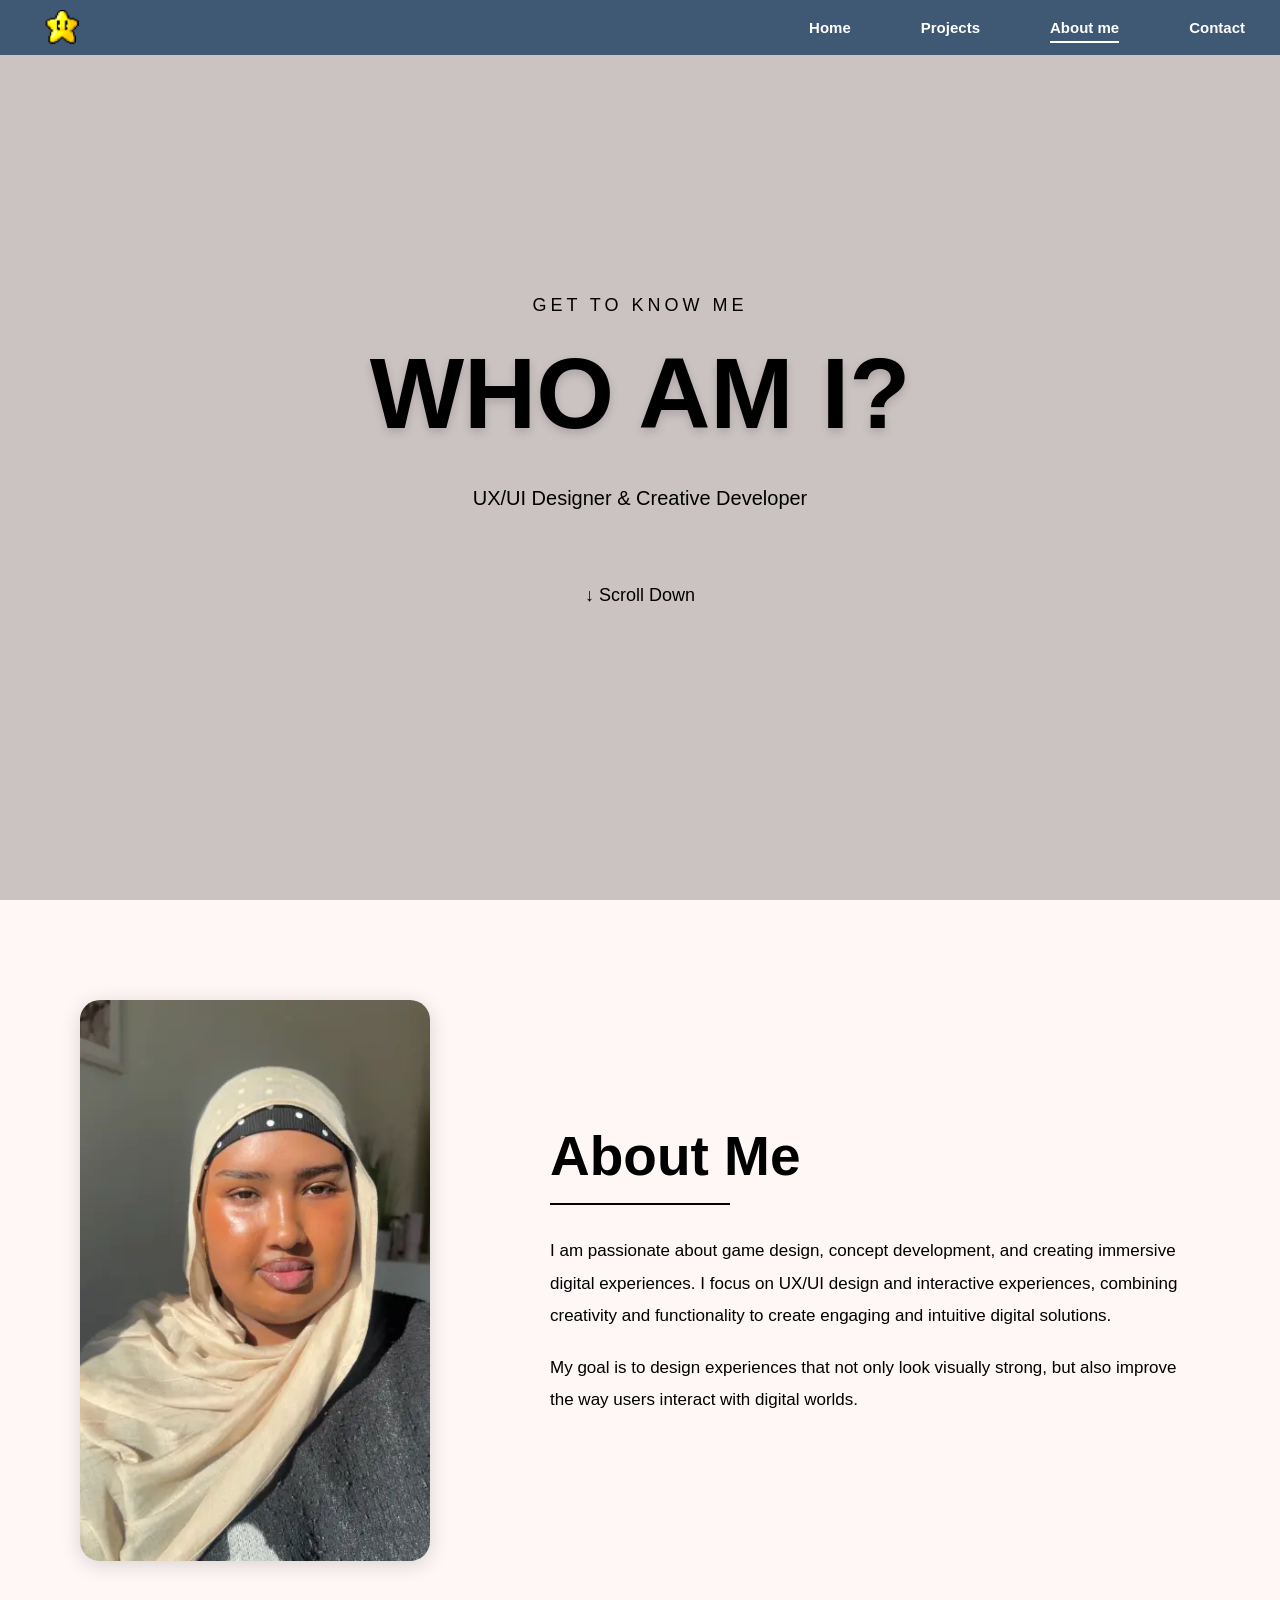
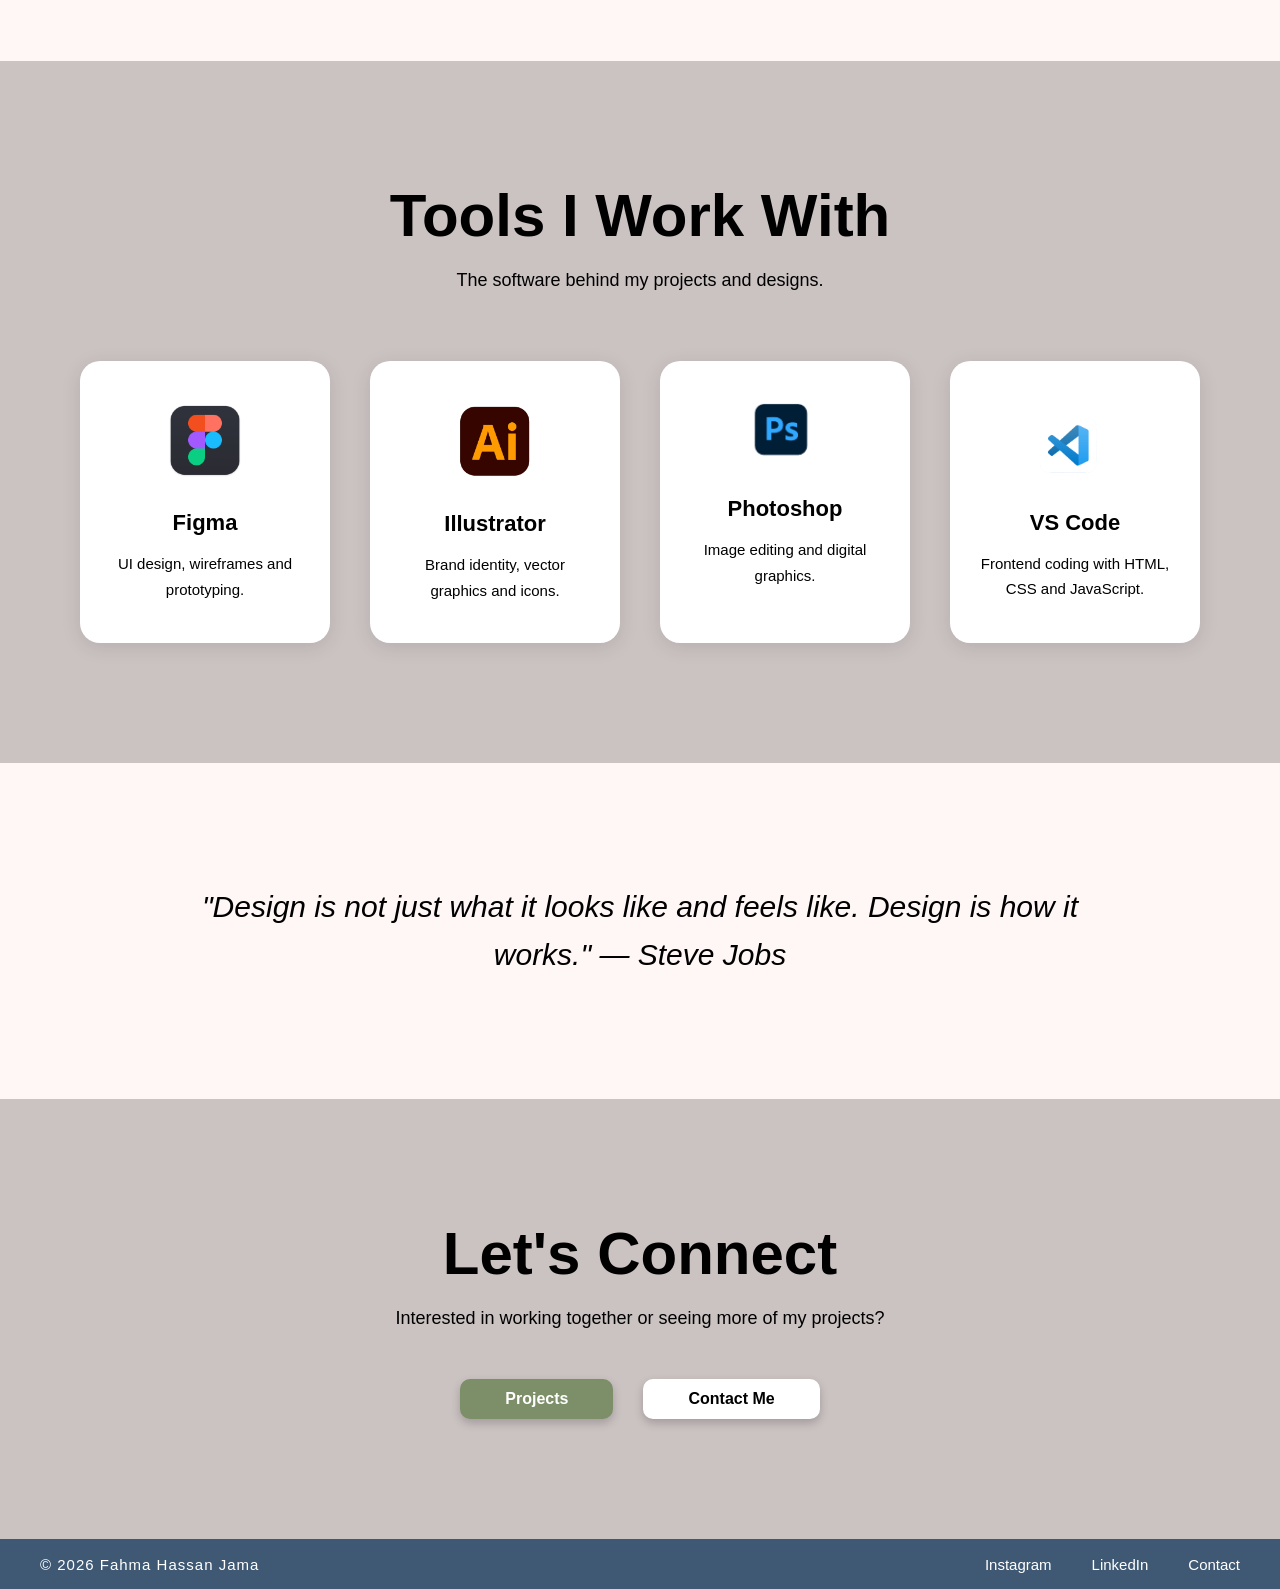
<file: aboutme.html>
<!DOCTYPE html>
<html lang="en">

<head>

    <meta charset="UTF-8">

    <meta name="viewport" content="width=device-width, initial-scale=1.0">

    <title>About Me</title>

    <link rel="stylesheet" href="style.css">

</head>

<body>


    <!-- NAVBAR -->

    <header class="navbar">

        <img src="download(1).gif" alt="Logo" class="logo">

<div class="menu-toggle" id="menu-toggle">
    ☰
</div>
<ul class="nav-links" id="nav-links">

            <li><a href="index.html">Home</a></li>

            <li><a href="projects.html">Projects</a></li>

            <li><a href="aboutme.html" class="active">About me</a></li>

            <li><a href="contact.me.html">Contact</a></li>

        </ul>

    </header>



    <!-- HERO SECTION -->


<section class="about-hero">

    <div class="hero-center">

        <p class="small-text">
            Get to know me
        </p>

        <h1>
            WHO AM I?
        </h1>

        <p class="hero-description">
            UX/UI Designer & Creative Developer
        </p>

        <div class="scroll-down">
            ↓ Scroll Down
        </div>

    </div>

</section>

    <!-- ABOUT SECTION -->

    <section class="about-section">

        <!-- IMAGE -->

        <div class="about-image">

            <img src="fahma.billede.webp" alt="Portrait of Fahma" class="main-img">

            <img src="fahma.billede.hover.webp" alt="Hover portrait of Fahma" class="hover-img">

        </div>


        <!-- TEXT -->

        <div class="about-content">

            <h2>About Me</h2>

            <div class="about-line"></div>

            <p>
                I am passionate about game design, concept development, and creating immersive digital experiences.
                I focus on UX/UI design and interactive experiences, combining creativity and functionality to create
                engaging and intuitive digital solutions.
            </p>

            <p>
                My goal is to design experiences that not only look visually strong,
                but also improve the way users interact with digital worlds.
            </p>

        </div>

    </section>



    <!-- TOOLS SECTION -->

    <section class="tools-section">

        <h2>Tools I Work With</h2>

        <p class="tools-subtitle">
         The software behind my projects and designs.
        </p>


        <div class="tools-grid">


            <!-- FIGMA -->

            <div class="tool-card">

                <img src="figma.png" alt="Figma Logo">

                <h3>Figma</h3>

                <p>
                    UI design, wireframes and prototyping.
                </p>

            </div>



            <!-- ILLUSTRATOR -->

            <div class="tool-card">

                <img src="ai.png" alt="Illustrator Logo">

                <h3>Illustrator</h3>

                <p>
                    Brand identity, vector graphics and icons.
                </p>

            </div>



            <!-- PHOTOSHOP -->

            <div class="tool-card">

                <img src="PH.png" alt="Photoshop Logo">

                <h3>Photoshop</h3>

                <p>
                    Image editing and digital graphics.
                </p>

            </div>



            <!-- VS CODE -->

            <div class="tool-card">

                <img src="vs.png" alt="Visual Studio Logo">

                <h3>VS Code</h3>

                <p>
                    Frontend coding with HTML, CSS and JavaScript.
                </p>

            </div>

        </div>

    </section>



    <!-- QUOTE SECTION -->

    <section class="quote-section">

        <p>
            "Design is not just what it looks like and feels like.
            Design is how it works." — Steve Jobs
        </p>

    </section>



    <!-- CONTACT SECTION -->

    <section class="about-contact">

        <h2>Let's Connect</h2>

        <p>
            Interested in working together or seeing more of my projects?
        </p>


        <div class="about-buttons">

            <a href="projects.html" class="primary-btn">
                Projects
            </a>

            <a href="contact.me.html" class="secondary-btn">
                Contact Me
            </a>

        </div>

    </section>



    <!-- FOOTER -->

    <footer class="footer">

        <div class="footer-left">

            <p>
                © 2026 Fahma Hassan Jama
            </p>

        </div>


        <div class="footer-right">

            <a href="https://www.instagram.com/fhmj.xo/">
                Instagram
            </a>

            <a href="https://www.linkedin.com/in/fahma-hassan-jama-78a1b221a/">
                LinkedIn
            </a>

            <a href="contact.me.html">
                Contact
            </a>

        </div>

    </footer>
<script>

const menuToggle = document.getElementById("menu-toggle");
const navLinks = document.getElementById("nav-links");

menuToggle.addEventListener("click", () => {
    navLinks.classList.toggle("active");
});

</script>
</body>

</html>
</file>
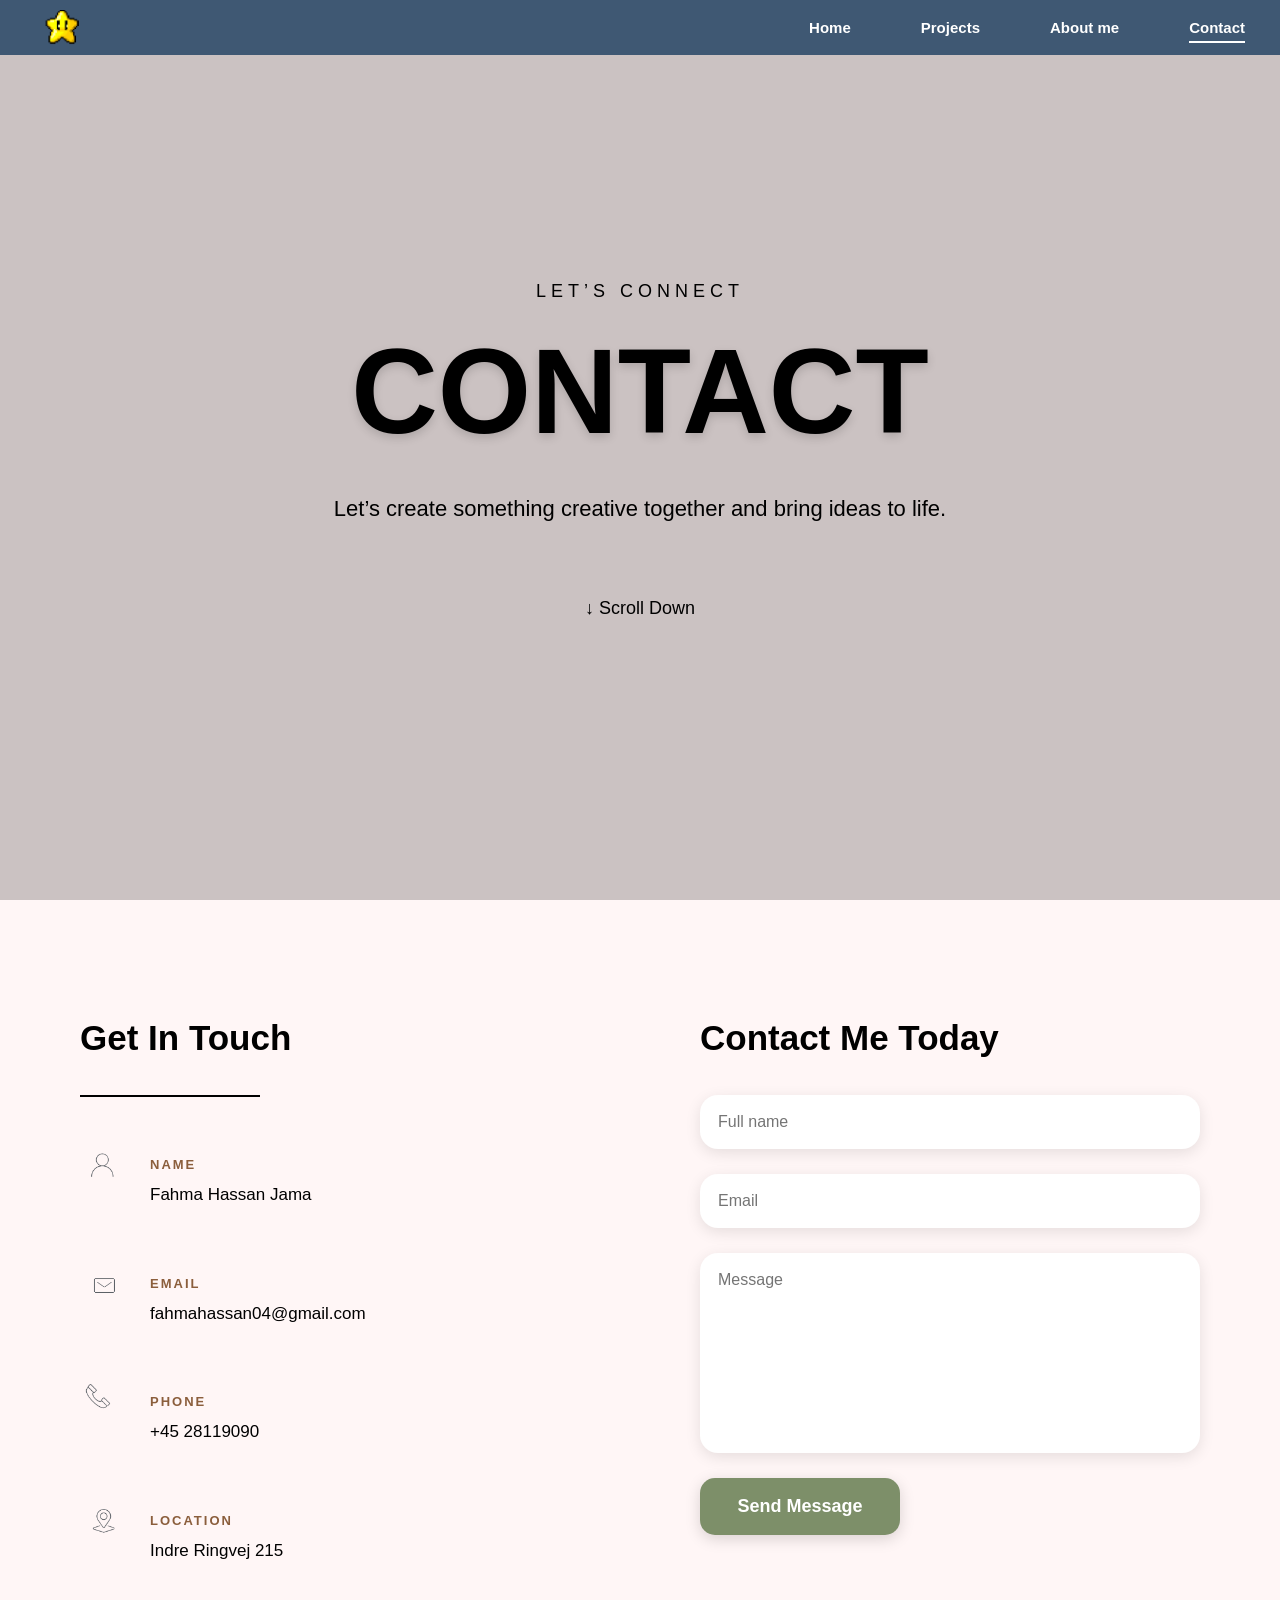
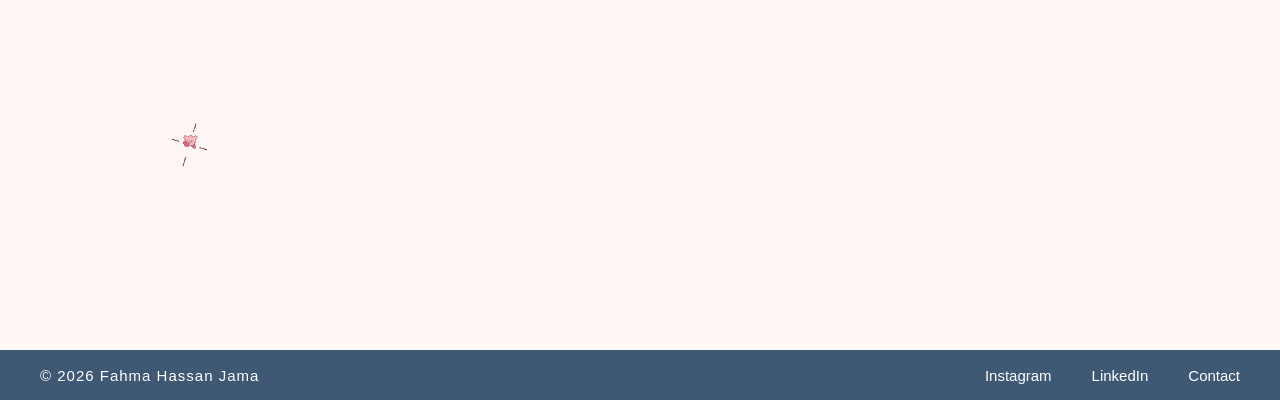
<file: contact.me.html>
<!DOCTYPE html>
<html lang="en">

<head>

    <meta charset="UTF-8">

    <meta name="viewport" content="width=device-width, initial-scale=1.0">

    <title>Contact</title>

    <link rel="stylesheet" href="style.css">

</head>

<body>


    <!-- NAVBAR -->

    <header class="navbar">

        <img src="download(1).gif" alt="Logo" class="logo">
        <div class="menu-toggle" id="menu-toggle">
    ☰
</div>

<ul class="nav-links" id="nav-links">

            <li><a href="index.html">Home</a></li>

            <li><a href="projects.html">Projects</a></li>

            <li><a href="aboutme.html">About me</a></li>

            <li><a href="contact.me.html" class="active">Contact</a></li>

        </ul>

    </header>



    <!-- CONTACT HERO -->

    <section class="contact-hero">

        <div class="contact-hero-content">

            <p class="small-contact-text">
                LET’S CONNECT
            </p>

            <h1>
                CONTACT
            </h1>

            <p class="contact-description">
                Let’s create something creative together and bring ideas to life.
            </p>

            <div class="scroll-down">
                ↓ Scroll Down
            </div>

        </div>

    </section>




    <!-- CONTACT SECTION -->

    <section class="contact-page">



        <!-- LEFT SIDE -->

        <div class="contact-text">

            <h2>
                Get In Touch
            </h2>
    
            <div class="line"></div>



            <!-- CONTACT INFO -->

            <div class="contact-info">


                <!-- NAME -->

                <div class="info-item">

                    <img src="burger.png"
                    alt="User Icon">

                    <div>

                        <h3>NAME</h3>

                        <p>
                            Fahma Hassan Jama
                        </p>

                    </div>

                </div>



                <!-- EMAIL -->

                <div class="info-item">

                    <img src="mail.png"
                    alt="Mail Icon">

                    <div>

                        <h3>EMAIL</h3>

                        <p>
                            fahmahassan04@gmail.com
                        </p>

                    </div>

                </div>



                <!-- PHONE -->

                <div class="info-item">

                    <img src="phone.png"
                    alt="Phone Icon">

                    <div>

                        <h3>PHONE</h3>

                        <p>
                            +45 28119090
                        </p>

                    </div>

                </div>



                <!-- LOCATION -->

                <div class="info-item">

                    <img src="adresse.png"
                    alt="Location Icon">

                    <div>

                        <h3>LOCATION</h3>

                        <p>
                            Indre Ringvej 215
                        </p>

                    </div>

                </div>

            </div>



            <!-- GIF -->

            <img src="download(2).gif"
            alt="Controller GIF"
            class="contact-gif">

        </div>




        <!-- RIGHT SIDE -->


        
        <div class="contact-form">
 <h2>
                Contact Me Today
            </h2>
            <form>

                <input type="text"
                placeholder="Full name">

                <input type="email"
                placeholder="Email">

                <textarea placeholder="Message"></textarea>

                <button type="submit">

                    Send Message

                </button>

            </form>

        </div>

    </section>




    <!-- FOOTER -->

    <footer class="footer">

        <div class="footer-left">

            <p>
                © 2026 Fahma Hassan Jama
            </p>

        </div>



        <div class="footer-right">

            <a href="https://www.instagram.com/fhmj.xo/">

                Instagram

            </a>

            <a href="https://www.linkedin.com/in/fahma-hassan-jama-78a1b221a/">

                LinkedIn

            </a>

            <a href="contact.me.html">

                Contact

            </a>

        </div>

    </footer>
<script>

const menuToggle = document.getElementById("menu-toggle");
const navLinks = document.getElementById("nav-links");

menuToggle.addEventListener("click", () => {
    navLinks.classList.toggle("active");
});

</script>
</body>

</html>
</file>
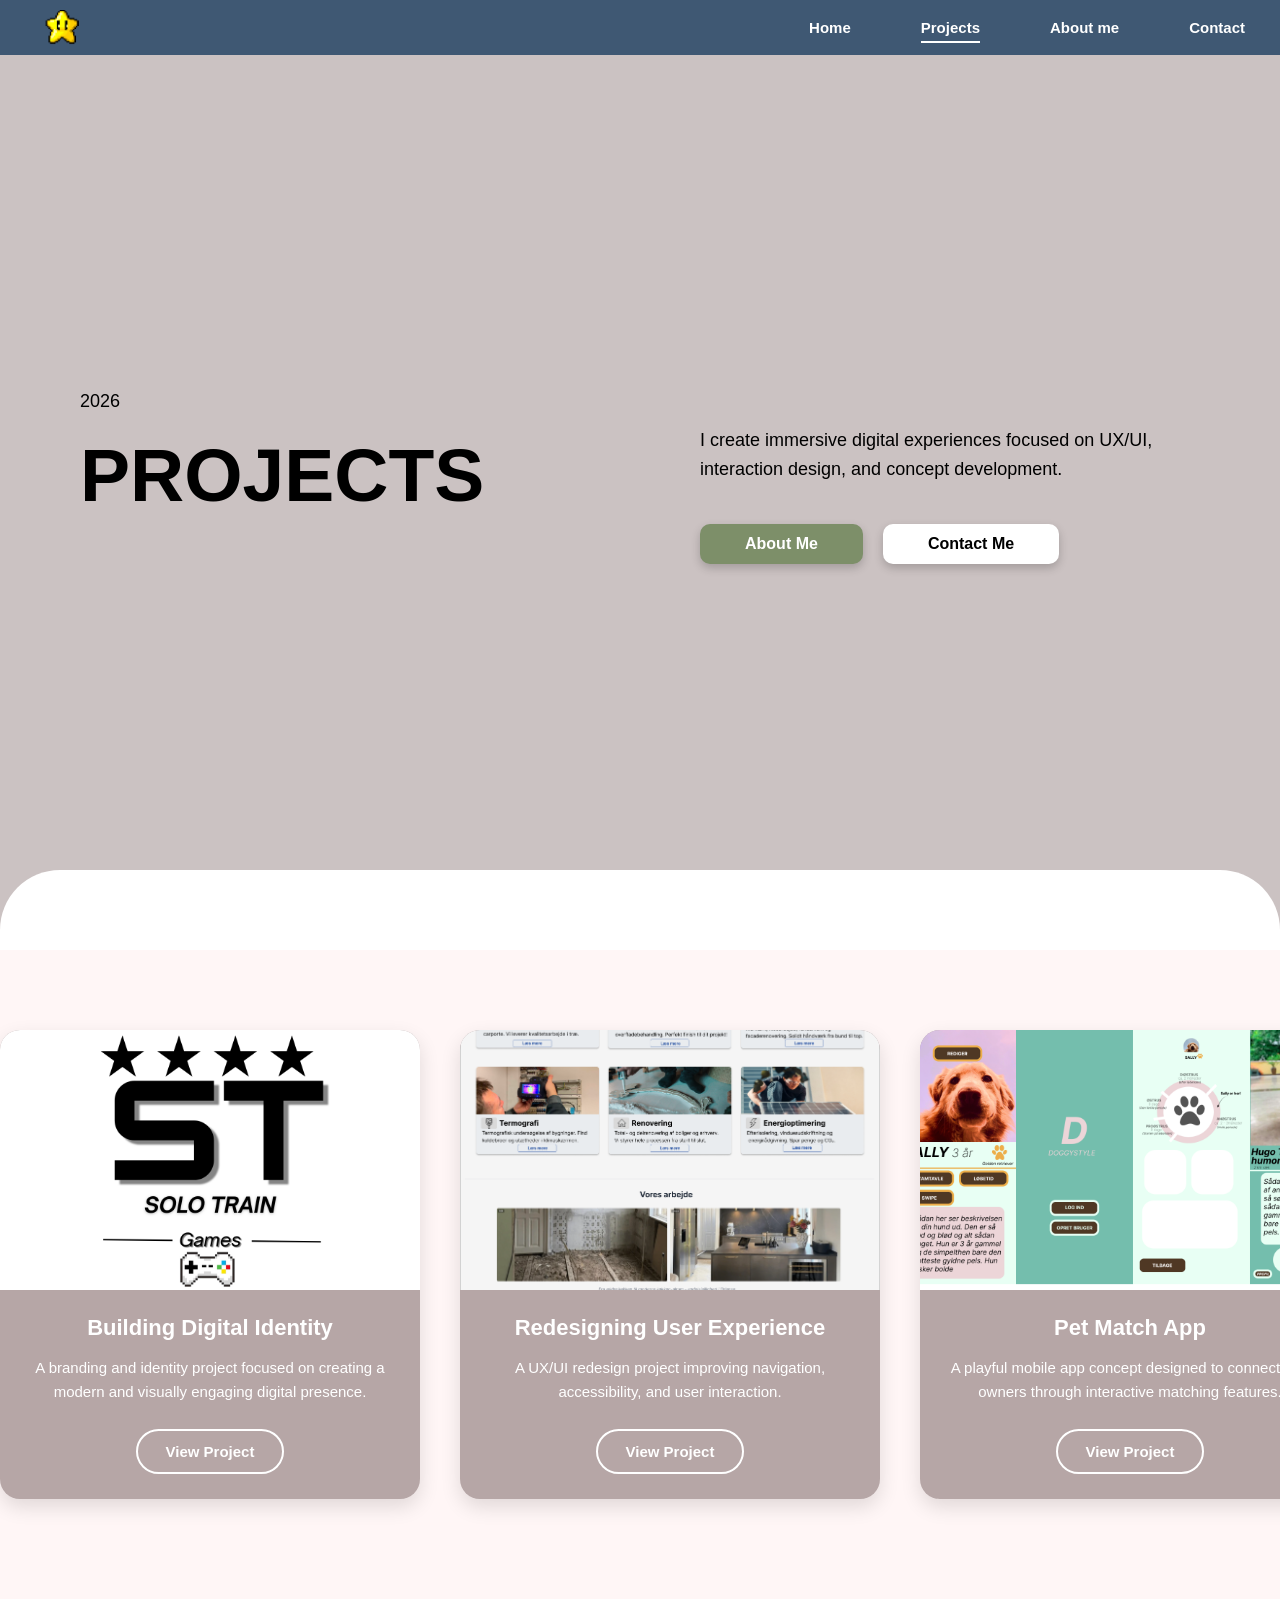
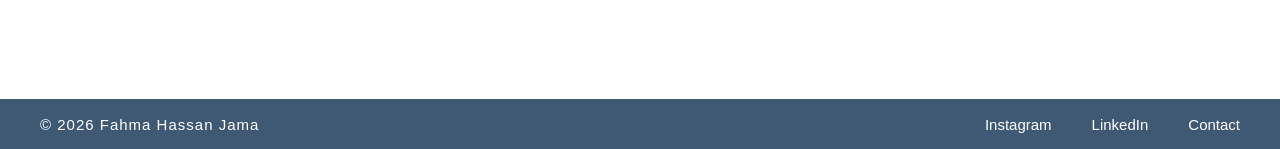
<file: projects.html>
<!doctype html>
<html lang="en">

<head>

    <meta charset="utf-8">

    <meta name="viewport" content="width=device-width, initial-scale=1">

    <title>Projects - Fahma Hassan Jama</title>

    <link rel="stylesheet" href="style.css">

</head>

<body>

    <!-- NAVBAR -->

    <header class="navbar">

        <div class="logo-container">

            <img src="download(1).gif" class="logo" alt="Logo">

        </div>

        <div class="menu-toggle" id="menu-toggle">
            ☰
        </div>

        <ul class="nav-links" id="nav-links">

            <li>
                <a href="index.html">Home</a>
            </li>

            <li>
                <a href="projects.html" class="active">Projects</a>
            </li>

            <li>
                <a href="aboutme.html">About me</a>
            </li>

            <li>
                <a href="contact.me.html">Contact</a>
            </li>

        </ul>

    </header>



    <!-- HERO -->

    <section class="projects-hero">

        <div class="projects-left">

            <p class="project-year">
                2026
            </p>

            <h1 class="projects-title">
                PROJECTS
            </h1>

        </div>

        <div class="projects-right">

            <p class="projects-description">

                I create immersive digital experiences focused on UX/UI,
                interaction design, and concept development.

            </p>

            <div class="project-buttons">

                <a href="aboutme.html" class="primary-btn">
                    About Me
                </a>

                <a href="contact.me.html" class="secondary-btn">
                    Contact Me
                </a>

            </div>

        </div>

    </section>



    <!-- PROJECTS -->

    <div class="projects-section">

        <div class="projects-scroll">



            <!-- PROJECT 1 -->

            <article class="project-card">

                <img src="solo-train.png.png" alt="Project 1">

                <div class="project-info">

                    <h2>Building Digital Identity</h2>

                    <p class="project-description">

                        A branding and identity project focused on creating
                        a modern and visually engaging digital presence.

                    </p>

                    <a href="solo-train.png.png" class="view-project">

                        View Project

                    </a>

                </div>

            </article>



            <!-- PROJECT 2 -->

            <article class="project-card">

                <img src="Side_forside_desktop_new.png" alt="Project 2">

                <div class="project-info">

                    <h2>Redesigning User Experience</h2>

                    <p class="project-description">

                        A UX/UI redesign project improving navigation,
                        accessibility, and user interaction.

                    </p>

                    <a href="Side_forside_desktop_new.png" class="view-project">

                        View Project

                    </a>

                </div>

            </article>



            <!-- PROJECT 3 -->

            <article class="project-card">

                <img src="dog-dating-app.png.png" alt="Project 3">

                <div class="project-info">

                    <h2>Pet Match App</h2>

                    <p class="project-description">

                        A playful mobile app concept designed to connect
                        dog owners through interactive matching features.

                    </p>

                    <a href="dog-dating-app.png.png" class="view-project">

                        View Project

                    </a>

                </div>

            </article>



            <!-- PROJECT 4 -->

            <article class="project-card">

                <img src="valorant.webp" alt="Project 4">

                <div class="project-info">

                    <h2>Playful Interaction Design</h2>

                    <p class="project-description">

                        An experimental gaming-inspired concept exploring
                        immersive visuals and interactive storytelling.

                    </p>

                    <a href="Edit.mp4" class="view-project">

                        View Project

                    </a>

                </div>

            </article>



            <!-- PROJECT 5 -->

            <article class="project-card">

                <img src="Duckiana.png" alt="Project 5">

                <div class="project-info">

                    <h2>Visual Storytelling Through Motion</h2>

                    <p class="project-description">

                        A motion design project combining animation and
                        visual storytelling to create engaging digital content.

                    </p>

                    <a href="duckkk.mp4" class="view-project">

                        View Project

                    </a>

                </div>

            </article>



            <!-- PROJECT 6 -->

            <article class="project-card">

                <img src="final-fury.png.png" alt="Project 6">

                <div class="project-info">

                    <h2>Designing Interactive Concepts</h2>

                    <p class="project-description">

                        A concept development project focused on interactive
                        gameplay experiences and visual worldbuilding.

                    </p>

                    <a href="concept-development.pdf" class="view-project">

                        View Project

                    </a>

                </div>

            </article>

        </div>

    </div>



    <!-- FOOTER -->

    <footer class="footer">

        <div class="footer-left">

            <p>
                © 2026 Fahma Hassan Jama
            </p>

        </div>

        <div class="footer-right">

            <a href="https://www.instagram.com/fhmj.xo/">
                Instagram
            </a>

            <a href="https://www.linkedin.com/in/fahma-hassan-jama-78a1b221a/">
                LinkedIn
            </a>

            <a href="contact.me.html">
                Contact
            </a>

        </div>

    </footer>



    <script>

        const menuToggle = document.getElementById("menu-toggle");
        const navLinks = document.getElementById("nav-links");

        menuToggle.addEventListener("click", () => {
            navLinks.classList.toggle("active");
        });

    </script>

</body>

</html>
</file>
<file: style.css>
*{
    margin:0;
    padding:0;
    box-sizing:border-box;
}

html{
    scroll-behavior:smooth;
}

body{
    background-color:#cbc2c2;
    overflow-x:hidden;
    font-family:sans-serif;
}


/* =========================
   NAVBAR
========================= */

.navbar{

    display:flex;

    justify-content:space-between;

    align-items:center;

    padding:10px 35px;

    background-color:#3F5873;

    position:fixed;

    width:100%;

    top:0;

    left:0;

    z-index:1000;
}

.logo{
    width:60px;
    height:auto;
    display:block;
}

.logo-container{
    display:flex;
    align-items:center;
    gap:15px;
    overflow:hidden;
}

.logo-name{
    animation:fadeOut 2s ease forwards;
    animation-delay:1s;
    color:white;
}

.nav-links{
    display:flex;
    gap:70px;
    list-style:none;
    font-weight:700;
    transition:0.3s ease;
}

.nav-links a{
    color:white;
    text-decoration:none;
    font-size:15px;
    font-family:sans-serif;
    transition:0.3s ease;
}

.nav-links a:hover{
    opacity:0.7;
}

.active{
    border-bottom:2px solid white;
    padding-bottom:5px;
}


/* =========================
   HERO SECTION
========================= */

.hero{
    display:flex;
    justify-content:center;
    align-items:center;
    gap:60px;
    min-height:100vh;
    padding:40px 70px;
    overflow:hidden;
    position:relative;
}

.hero-text{
    position:absolute;
    left:70px;
    top:50%;
    transform:translateY(-50%);
    z-index:2;
    max-width:550px;
    text-align:left;
}

.hero-text h1{
    font-size:60px;
    line-height:0.9;
    letter-spacing:3px;

    font-family:'Arial Black', sans-serif;

    font-weight:900;

    text-transform:uppercase;

    color:black;

    text-shadow:4px 4px 0px rgba(0,0,0,0.15);
}

.subtitle{
    font-size:14px;
    letter-spacing:4px;
    margin-top:25px;
    font-family:sans-serif;
    color:black;
}

.line{
    width:180px;
    height:2px;
    background:black;
    margin-top:30px;
}

.hero-center{
    display:flex;
    flex-direction:column;
    align-items:center;
}

.background-video{
    position:fixed;
    top:50%;
    left:65%;
    transform:translate(-50%, -50%) scale(1.4);
    width:1000px;
    height:auto;
    z-index:-1;
}


/* =========================
   HERO BUTTONS
========================= */

.hero-buttons{
    position:absolute;
    bottom:80px;
    left:50%;
    transform:translateX(-50%);
    display:flex;
    gap:20px;
}

.primary-btn,
.secondary-btn{
    padding:16px 50px;
    border-radius:12px;
    text-decoration:none;
    font-size:16px;
    font-family:sans-serif;
    font-weight:600;
    box-shadow:0px 4px 10px rgba(0,0,0,0.20);
    transition:0.3s ease;
}

.primary-btn{
    background:#7D8F69;
    color:white;
}

.secondary-btn{
    background:white;
    color:black;
}

.primary-btn:hover,
.secondary-btn:hover{
    transform:translateY(-5px);
}


/* =========================
   PROJECT PREVIEW
========================= */

.project-preview{
    padding:120px 80px;
    text-align:center;
    background:#fff6f6;
}

.project-preview h2{
    font-size:70px;
    margin-bottom:70px;
    font-family:sans-serif;
    color:black;
}


/* GRID */

.preview-grid{
    display:grid;
    grid-template-columns:1fr 1fr;
    gap:40px;
}


/* CARD */

.preview-card{
    background:white;
    border-radius:25px;
    overflow:hidden;
    text-decoration:none;
    color:black;
    box-shadow:0px 4px 25px rgba(0,0,0,0.10);
    transition:0.3s ease;
}

.preview-card:hover{
    transform:translateY(-10px);
}


/* IMAGE */

.preview-card img{
    width:100%;
    height:320px;
    object-fit:cover;
    display:block;
}


/* TEXT */

.preview-card h3{
    padding:30px;
    font-size:24px;
    font-family:sans-serif;
    font-weight:600;
}


/* BUTTON */

.view-all-btn{
    display:inline-block;
    margin-top:60px;
    padding:18px 45px;
    background:#7D8F69;
    color:white;
    border-radius:14px;
    text-decoration:none;
    font-size:18px;
    font-family:sans-serif;
    transition:0.3s ease;
}

.view-all-btn:hover{
    transform:translateY(-5px);
    opacity:0.9;
}


/* =========================
   FOOTER
========================= */

.footer{
    display:flex;
    justify-content:space-between;
    align-items:center;
    height:70px;
    padding:0 40px;
    background-color:#3F5873;
    width:100%;
    font-size:15px;
    font-family:sans-serif;
}

.footer-left p{
    color:white;
    letter-spacing:1px;
}

.footer-right{
    display:flex;
    gap:40px;
}

.footer-right a{
    color:white;
    text-decoration:none;
    font-size:15px;
    transition:0.3s ease;
}

.footer-right a:hover{
    opacity:0.7;
}


/* =========================
   ANIMATIONS
========================= */

@keyframes fadeOut{

    0%{
        opacity:1;
    }

    100%{
        opacity:0;
    }
}


/* =========================
   MOBILE
========================= */

@media(max-width:768px){

    .navbar{
        padding:15px 20px;
    }

    .nav-links{
        gap:15px;
        flex-wrap:wrap;
    }

    .nav-links a{
        font-size:12px;
    }

    .hero{
        padding:40px 20px;
    }

    .hero-text{
        position:relative;
        left:0;
        top:0;
        transform:none;
        text-align:center;
        max-width:100%;
    }

    .hero-text h1{
        font-size:45px;
    }

    .background-video{
        width:500px;
        left:50%;
    }

    .hero-buttons{
        position:relative;
        bottom:0;
        margin-top:40px;
        flex-direction:column;
        width:100%;
    }

    .primary-btn,
    .secondary-btn{
        width:100%;
        text-align:center;
    }

    .project-preview{
        padding:80px 20px;
    }

    .project-preview h2{
        font-size:45px;
    }

    .preview-grid{
        grid-template-columns:1fr;
    }

    .preview-card img{
        height:240px;
    }

    .footer{
        flex-direction:column;
        height:auto;
        gap:15px;
        padding:20px;
        text-align:center;
    }

    .footer-right{
        flex-wrap:wrap;
        justify-content:center;
    }
}


/* PROJECT PAGE */

.projects-page{
    padding:5px 70px;
}

.projects-section{
    padding:100px 0;

    background:#f4eeee;

    border-top-left-radius:60px;
    border-top-right-radius:60px;

    margin-top:50px;
}

/* TOP SECTION */

.projects-top{
    display:flex;

    justify-content:space-between;

    align-items:flex-start;

    margin-bottom:50px;
}


/* LEFT */

.projects-left h1{
    color:black;

    font-size:75px;

    margin-top:20px;
}

.year{
    color:black;

    font-size:14px;

    margin-top:20px;
}

.projects-line{
    width:120px;

    height:2px;

    background:black;

    margin-top:15px;

    margin-bottom:20px;
}

.laptop-img{
    width:160px;

    filter:drop-shadow(0px 0px 25px rgba(111,43,140,0.7));

    margin-top:20px;
}


/* RIGHT */

.projects-right{
    max-width:400px;

    margin-top:90px;
}

.projects-right p{
    color:black;

    line-height:1.6;

    font-size:18px;

    margin-bottom:40px;
}


/* BUTTONS */

.project-buttons{
    display:flex;

    gap:20px;
}

.primary-btn,
.secondary-btn{

    padding:11px 45px;

    border-radius:10px;

    text-decoration:none;

    font-size:16px;

    font-weight:600;

    display:inline-block;

    text-align:center;

    box-shadow:0px 4px 10px rgba(0,0,0,0.20);

    transition:0.3s ease;
}


/* BROWN BUTTON */

.primary-btn{

    background:#7D8F69;

    color:white;
}


/* WHITE BUTTON */

.secondary-btn{

    background:white;

    color:black;
}


/* BUTTON HOVER */

.primary-btn:hover,
.secondary-btn:hover{

    transform:translateY(-5px);
}


/* =========================
   PROJECT HERO
========================= */

.projects-hero{
    display:flex;
    justify-content:space-between;
    align-items:center;

    padding:140px 80px;

    gap:100px;

    min-height:100vh;

    background:#cbc2c2;
}
.projects-section{
    background:white;

    margin-top:-30px;

    border-top-left-radius:60px;
    border-top-right-radius:60px;

    position:relative;

    z-index:2;

    padding-top:80px;
    padding-bottom:100px;
}

/* LEFT SIDE */

.projects-left{

    display:flex;

    flex-direction:column;

    gap:10px;
}

.project-year{

    font-size:18px;

    font-family:sans-serif;

    color:black;
}

.projects-title{

    font-size:70px;

    font-family:sans-serif;

    font-weight:600;

    color:black;

    line-height:0.9;

    text-align:center;
}


/* RIGHT SIDE */

.projects-right{

    max-width:500px;
}

.projects-description{

    font-size:20px;

    line-height:1.7;

    font-family:sans-serif;

    color:black;

    margin-bottom:30px;
}


/* BUTTONS */

.project-buttons{

    display:flex;

    gap:20px;
}


/* =========================
   PROJECT SCROLL
========================= */
.projects-scroll{
    display:flex;
    gap:40px;

    overflow-x:auto;
    overflow-y:hidden;

    scroll-behavior:smooth;

    padding:80px 80px 100px;

    width:100%;

    scroll-snap-type:x mandatory;
    background-color: #fff6f6;
}


/* SCROLLBAR */

.projects-scroll::-webkit-scrollbar{

    height:10px;
}

.projects-scroll::-webkit-scrollbar-thumb{

    background:#8B5E3C;

    border-radius:20px;
}


/* =========================
   PROJECT CARD
========================= */

.project-card{
    min-width:420px;
    max-width:420px;

    flex:0 0 auto;

    scroll-snap-align:start;

    background:#b6a6a6;

    border-radius:20px;

    overflow:hidden;

    box-shadow:0px 8px 20px rgba(0,0,0,0.12);

    transition:0.3s ease;
}


/* HOVER */

.project-card:hover{

    transform:translateY(-8px);
}


/* IMAGE */

.project-card img{

    width:100%;

    height:260px;

    object-fit:cover;

    display:block;
}


/* PROJECT INFO */

.project-info{

    padding:25px;

    display:flex;

    flex-direction:column;

    align-items:center;

    text-align:center;

    gap:15px;
}


/* TITLE */

.project-info h2{

    font-size:22px;

    font-family:sans-serif;

    color:white;

    margin:0;
}


/* DESCRIPTION */

.project-description{

    color:white;

    font-size:15px;

    font-family:sans-serif;

    line-height:1.6;

    margin:0;
}


/* BUTTON */

.view-project{

    display:inline-block;

    padding:12px 28px;

    border:2px solid white;

    border-radius:30px;

    color:white;

    text-decoration:none;

    font-family:sans-serif;

    font-size:15px;

    font-weight:600;

    transition:0.3s ease;

    margin-top:10px;
}


/* BUTTON HOVER */

.view-project:hover{

    background:white;

    color:black;
}



/* =========================
   ABOUT HERO SECTION
========================= */

.about-hero{

    height:100vh;

    display:flex;

    justify-content:center;

    align-items:center;

    background-color:#cbc2c2; 

    text-align:center;

}

.about-hero h1{

    font-size:100px;
    
    color:rgb(0, 0, 0);


    font-family:sans-serif;

    text-shadow:0px 4px 10px rgba(0,0,0,0.15);
   
}

.hero-center{

    text-align:center;
}

.small-text{

    font-size:18px;

    letter-spacing:4px;

    color:#000000;

    margin-bottom:20px;

    font-family:sans-serif;

    text-transform:uppercase;
}

.hero-description{

    font-size:20px;

    max-width:700px;

    margin:auto;

    margin-top:30px;

    line-height:1.7;

    font-family:sans-serif;
}

.scroll-down{

    margin-top:70px;

    font-size:18px;

    color:#000000;

    animation:bounce 2s infinite;

    font-family:sans-serif;
}

@keyframes bounce{

    0%{
        transform:translateY(0px);
    }

    50%{
        transform:translateY(10px);
    }

    100%{
        transform:translateY(0px);
    }
}

/* =========================
   ABOUT SECTION
========================= */

.about-section{

    display:flex;

    justify-content:space-between;

    align-items:center;

    gap:100px;

    padding:100px 80px;

    background:#fff6f6;
}



/* =========================
   ABOUT IMAGE
========================= */

.about-image{

    position:relative;

    width:350px;

    flex-shrink:0;
}

.about-image img{

    width:100%;

    display:block;

    border-radius:20px;

    box-shadow:0px 4px 20px rgba(0,0,0,0.15);
}



/* HOVER IMAGE */

.hover-img{

    position:absolute;

    top:0;

    left:0;

    opacity:0;

    transition:0.4s ease;
}

.about-image:hover .hover-img{

    opacity:1;
}



/* =========================
   ABOUT CONTENT
========================= */

.about-content{

    max-width:650px;
}

.about-content h2{

    font-size:55px;

    margin-bottom:15px;

    color:black;

    font-family:sans-serif;
}



/* ABOUT LINE */

.about-line{

    width:180px;

    height:2px;

    background:black;

    margin-bottom:30px;
}



/* ABOUT TEXT */

.about-content p{

    font-size:17px;

    line-height:1.9;

    color:black;

    margin-bottom:20px;

    font-family:sans-serif;
}



/* =========================
   TOOLS SECTION
========================= */

.tools-section{

    padding:120px 80px;

    text-align:center;

    background:#cbc2c2;
}

.tools-section h2{

    font-size:60px;

    margin-bottom:20px;

    color:rgb(0, 0, 0);

    font-family:sans-serif;
}



/* TOOLS SUBTITLE */

.tools-subtitle{

    font-size:18px;

    margin-bottom:70px;

    color:black;

    font-family:sans-serif;
}



/* TOOLS GRID */

.tools-grid{

    display:flex;

    justify-content:center;

    gap:40px;

    flex-wrap:wrap;
}



/* TOOL CARD */

.tool-card{

    background:white;

    padding:40px 30px;

    border-radius:20px;

    width:250px;

    box-shadow:0px 4px 20px rgba(0,0,0,0.1);

    transition:0.3s ease;
}



/* HOVER */

.tool-card:hover{

    transform:translateY(-10px);
}



/* TOOL ICONS */

.tool-card img{

    width:80px;

    margin-bottom:25px;

    animation:iconFloat 2s ease-in-out infinite;
}



/* TOOL HEADINGS */

.tool-card h3{

    margin-bottom:15px;

    font-size:22px;

    font-family:sans-serif;
}



/* TOOL TEXT */

.tool-card p{

    font-size:15px;

    line-height:1.7;

    font-family:sans-serif;
}



/* FLOAT ANIMATION */

@keyframes iconFloat{

    0%{

        transform:translateY(0px);
    }

    50%{

        transform:translateY(-10px);
    }

    100%{

        transform:translateY(0px);
    }
}



/* =========================
   QUOTE SECTION
========================= */

.quote-section{

    padding:120px 80px;

    text-align:center;

    background:#fff6f6;
}

.quote-section p{

    font-size:30px;

    line-height:1.6;

    font-style:italic;

    max-width:900px;

    margin:auto;

    font-family:sans-serif;
}



/* =========================
   CONTACT SECTION
========================= */

.about-contact{

    padding:120px 80px;

    text-align:center;

    background:#cbc2c2;
}

.about-contact h2{

    font-size:60px;

    margin-bottom:20px;

   color:rgb(0, 0, 0);

    font-family:sans-serif;
}

.about-contact p{

    font-size:18px;

    margin-bottom:50px;

    font-family:sans-serif;
}



/* ABOUT BUTTONS */

.about-buttons{

    display:flex;

    justify-content:center;

    gap:30px;
}



 
/* =========================
   CONTACT HERO
========================= */

.contact-hero{

    height:100vh;

    display:flex;

    justify-content:center;

    align-items:center;

    text-align:center;

    background:#cbc2c2;
}

.contact-hero-content{

    max-width:800px;
}

.small-contact-text{

    font-size:18px;

    letter-spacing:5px;

    color:#000000;

    margin-bottom:20px;

    font-family:sans-serif;
}

.contact-hero h1{

    font-size:120px;

    color:#000000;

    font-family:sans-serif;

    margin-bottom:30px;

    text-shadow:0px 4px 10px rgba(0,0,0,0.15);
}

.contact-description{

    font-size:22px;

    line-height:1.7;

    font-family:sans-serif;

    color:black;
}

.scroll-down{

    margin-top:70px;

    font-size:18px;

    color:#000000;

    font-family:sans-serif;

    animation:bounce 2s infinite;
}



/* =========================
   CONTACT SECTION
========================= */
.contact-page{

    display:grid;

    grid-template-columns:1fr 1fr;

    gap:120px;

    padding:120px 80px;

    align-items:start;

    background:#fff6f6;
}


/* LEFT + RIGHT SIDE */

.contact-text,
.contact-form{

    width:100%;
}


/* TITLES */

.contact-text h2,
.contact-form h2{

    font-size:35px;

    line-height:1;

    margin-bottom:40px;

    font-family:sans-serif;

    font-weight:700;
}


/* LEFT TEXT */

.contact-text p{

    font-size:17px;

    line-height:1.8;

    margin-bottom:25px;

    font-family:sans-serif;
}


/* LINE */

.line{

    width:180px;

    height:2px;

    background:black;

    margin-bottom:30px;
}


/* CONTACT INFO */

.contact-info h3{

    font-size:18px;

    margin-top:30px;

    margin-bottom:10px;

    font-family:sans-serif;
}


/* GIF */

.contact-gif{

    width:220px;

    margin-top:40px;

    animation:float 3s ease-in-out infinite;
}


/* FORM */

.contact-form form{

    display:flex;

    flex-direction:column;

    gap:25px;
}


/* INPUTS */

.contact-form input,
.contact-form textarea{

    width:100%;

    padding:18px;

    border:none;

    border-radius:18px;

    font-size:16px;

    font-family:sans-serif;

    background:white;

    box-shadow:0px 4px 15px rgba(0,0,0,0.1);
}


/* TEXTAREA */

.contact-form textarea{

    height:200px;

    resize:none;
}


/* BUTTON */

.contact-form button{

    background:#7D8F69;

    color:white;

    border:none;

    width:200px;

    padding:18px;

    border-radius:15px;

    font-size:18px;

    font-weight:bold;

    font-family:sans-serif;

    cursor:pointer;

    transition:0.3s ease;

    box-shadow:0px 4px 15px rgba(0,0,0,0.15);
}


/* BUTTON HOVER */

.contact-form button:hover{

    transform:translateY(-5px);
}


/* FLOAT ANIMATION */

@keyframes float{

    0%{
        transform:translateY(0px);
    }

    50%{
        transform:translateY(-12px);
    }

    100%{
        transform:translateY(0px);
    }
}


/* SCROLL ANIMATION */

@keyframes bounce{

    0%{
        transform:translateY(0px);
    }

    50%{
        transform:translateY(10px);
    }

    100%{
        transform:translateY(0px);
    }
}


/* INFO ITEMS */

.info-item{

    display:flex;

    align-items:flex-start;

    gap:20px;

    margin-bottom:35px;
}


/* INFO ICONS */

.info-item img{

    width:50px;

    margin-top:20px;
}


/* INFO TEXT */

.info-item h3{

    font-size:13px;

    letter-spacing:2px;

    color:#8B5E3C;

    margin-bottom:8px;

    font-family:sans-serif;
}

.info-item p{

    margin:0;
}






 
/* FOOTER */

.footer{

    display:flex;

    justify-content:space-between;

    align-items:center;

    height:50px;

    padding:0 40px;

    background-color: #3F5873;
   width: 100%;
    font-size:15px;

    font-family:sans-serif;
}

/* LEFT SIDE */

.footer-left p{
    color:rgb(255, 255, 255);


    letter-spacing:1px;
     font-size:15px;

    font-family:sans-serif;
}

/* RIGHT SIDE */

.footer-right{
    display:flex;

    gap:40px;
     font-size:15px;

    font-family:sans-serif;
}

.footer-right a{
    color:rgb(255, 255, 255);

    text-decoration:none;

    font-size:14px;

    transition:0.3s;
     font-size:15px;

    font-family:sans-serif;
}

/* HOVER */

.footer-right a:hover{
    opacity:0.7;
}

/* ===================================
   RESPONSIVE FIXES
=================================== */

@media(max-width:768px){

    /* BODY */

    html,
    body{
        overflow-x:hidden;
        width:100%;
    }

    img,
    video{
        max-width:100%;
        height:auto;
    }


    /* NAVBAR */

    .navbar{
        padding:15px 20px;
    }


    .logo{
        width:45px;
    }


    /* HERO */

    .hero{
        flex-direction:column;
        justify-content:center;
        text-align:center;
        padding:120px 20px 60px;
        min-height:auto;
    }

    .hero-text{
        position:relative;
        left:0;
        top:0;
        transform:none;
        max-width:100%;
        text-align:center;
    }

    .hero-text h1{
        font-size:42px;
        line-height:1.1;
    }

    .subtitle{
        font-size:12px;
        letter-spacing:2px;
    }

    .line{
        margin:auto;
        margin-top:25px;
    }

    .background-video{
        position:relative;
        width:100%;
        left:0;
        top:0;
        transform:none;
        margin-top:40px;
    }

    .hero-buttons{
        position:relative;
        bottom:auto;
        left:auto;
        transform:none;
        flex-direction:column;
        width:100%;
        margin-top:40px;
    }

    .primary-btn,
    .secondary-btn{
        width:100%;
        padding:14px 20px;
    }


    /* PROJECT PREVIEW */

    .project-preview{
        padding:80px 20px;
    }

    .project-preview h2{
        font-size:42px;
    }

    .preview-grid{
        grid-template-columns:1fr;
    }

    .preview-card img{
        height:220px;
    }


    /* PROJECT PAGE */

    .projects-page{
        padding:0 20px;
    }

    .projects-hero{
        flex-direction:column;
        padding:120px 20px 60px;
        gap:40px;
        min-height:auto;
        text-align:center;
    }

   .projects-title{
    font-size:30px;

    line-height:0.9;

    word-break:normal;
}


    .projects-right{
        max-width:100%;
        margin-top:0;
    }

    .projects-description{
        font-size:17px;
    }

    .project-buttons{
        flex-direction:column;
        width:100%;
    }


    /* PROJECT SCROLL */

    .projects-scroll{
        padding:40px 20px 80px;
        gap:20px;
    }

    .project-card{
        min-width:85%;
        max-width:85%;
    }


    /* ABOUT HERO */

    .about-hero{
        padding:120px 20px 60px;
        height:auto;
    }

    .about-hero h1{
        font-size:55px;
    }

    .hero-description{
        font-size:17px;
    }


    /* ABOUT SECTION */

    .about-section{
        flex-direction:column;
        padding:80px 20px;
        text-align:center;
        gap:50px;
    }

    .about-image{
        width:100%;
        max-width:300px;
    }

    .about-content h2{
        font-size:40px;
    }

    .about-line{
        margin:auto;
        margin-bottom:30px;
    }


    /* TOOLS */

    .tools-section{
        padding:80px 20px;
    }

    .tools-section h2{
        font-size:42px;
    }

    .tool-card{
        width:100%;
        max-width:320px;
    }


    /* QUOTE */

    .quote-section{
        padding:80px 20px;
    }

    .quote-section p{
        font-size:22px;
    }


    /* CONTACT HERO */

    .contact-hero{
        padding:120px 20px 60px;
        height:auto;
    }

    .contact-hero h1{
        font-size:60px;
    }

    .contact-description{
        font-size:18px;
    }


    /* CONTACT PAGE */

    .contact-page{
        grid-template-columns:1fr;
        gap:60px;
        padding:80px 20px;
    }

    .contact-form button{
        width:100%;
    }

    .contact-gif{
        width:150px;
    }


    /* FOOTER */

    .footer{
        flex-direction:column;
        height:auto;
        gap:15px;
        padding:20px;
        text-align:center;
    }

    .footer-right{
        gap:20px;
        flex-wrap:wrap;
        justify-content:center;
    }

}

/* =========================
   MOBILE MENU
========================= */

.menu-toggle{
    display:none;
}


/* =========================
   MOBILE
========================= */

@media(max-width:768px){

    /* NAVBAR */

    .navbar{
        padding:20px;
    }

    .logo{
        width:45px;
    }

    .menu-toggle{
        display:block;

        font-size:34px;

        color:white;

        cursor:pointer;

        z-index:3000;
    }

    .nav-links{

        position:fixed;

        top:0;
        right:-100%;

        width:100%;
        height:100vh;

        background:#fff6f6;

        display:flex;

        flex-direction:column;

        justify-content:center;

        align-items:center;

        gap:50px;

        list-style:none;

        transition:0.4s ease;

        z-index:2000;
    }

    .nav-links.active{
        right:0;
    }

    .nav-links a{

        font-size:34px;

        color:black;

        text-decoration:none;

        font-weight:700;
    }

}
</file>
